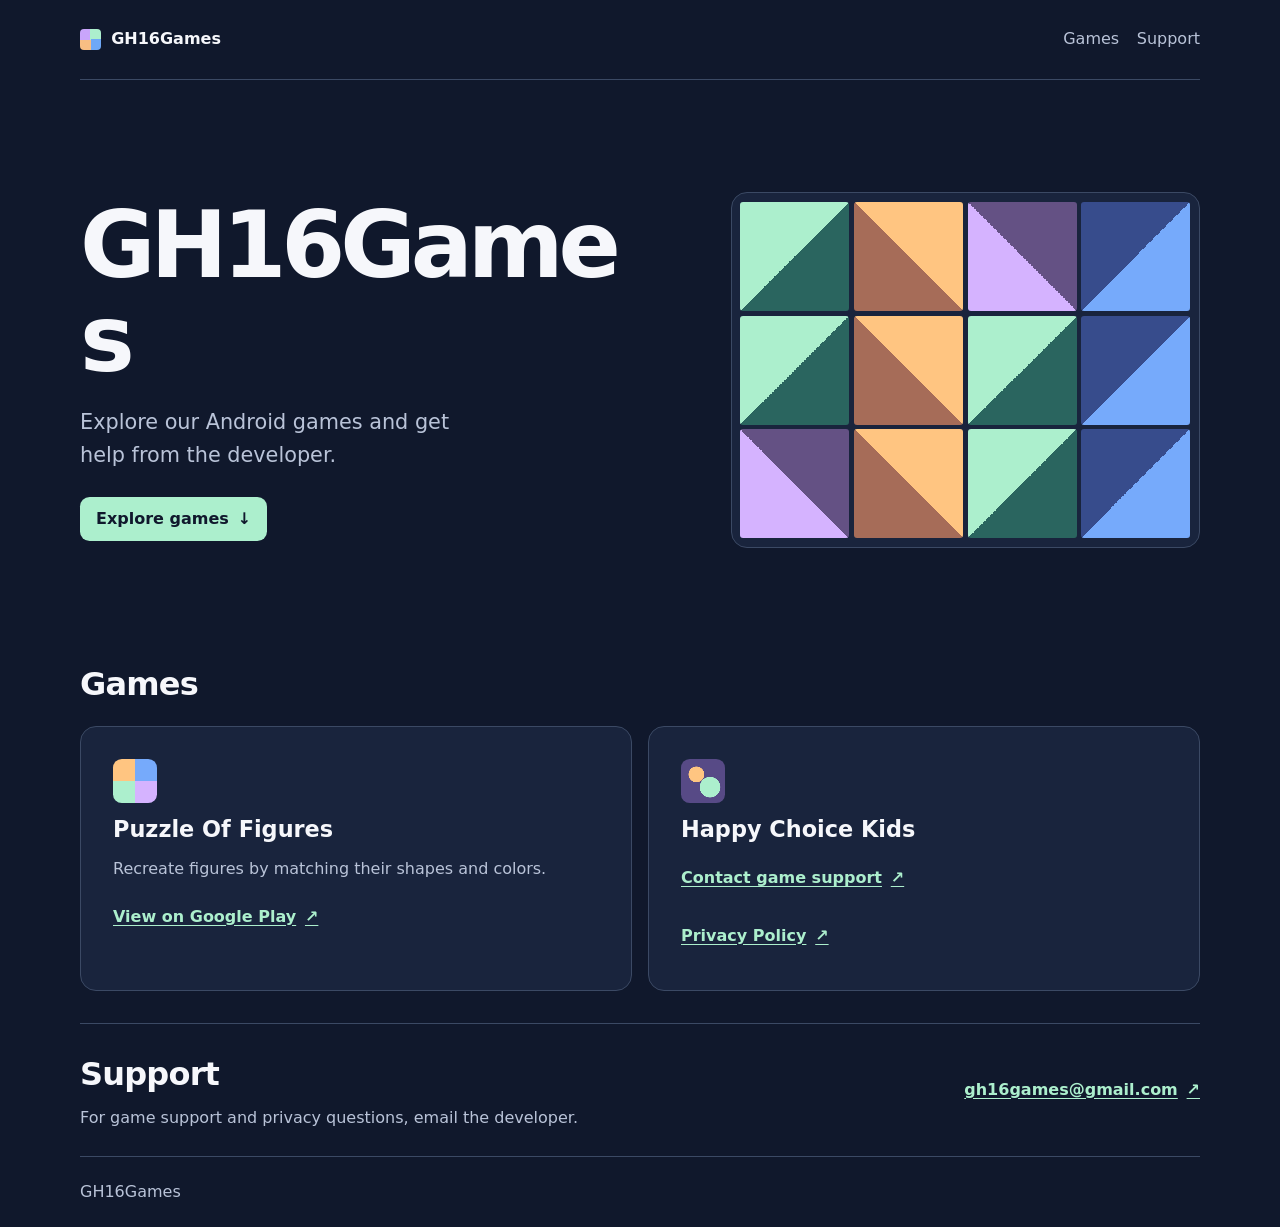
<file: index.html>
<!doctype html>
<html lang="en">
<head>
  <meta charset="utf-8">
  <meta name="viewport" content="width=device-width, initial-scale=1">
  <meta name="description" content="Explore Android games from GH16Games and find developer support.">
  <meta name="theme-color" content="#10182c">
  <title>GH16Games</title>
  <link rel="stylesheet" href="assets/site.css">
</head>
<body>
  <a class="skip-link" href="#main">Skip to content</a>
  <header class="site-header shell">
    <a class="brand" href="./" aria-label="GH16Games home"><span class="brand-mark" aria-hidden="true"></span>GH16Games</a>
    <nav aria-label="Main navigation"><a href="#games">Games</a><a href="#support">Support</a></nav>
  </header>
  <main id="main">
    <section class="hero shell" aria-labelledby="hero-title">
      <div>
        <h1 id="hero-title">GH16Games</h1>
        <p>Explore our Android games and get help from the developer.</p>
        <a class="button" href="#games">Explore games <span aria-hidden="true">↓</span></a>
      </div>
      <div class="mosaic" aria-hidden="true">
        <span></span><span></span><span></span><span></span>
        <span></span><span></span><span></span><span></span>
        <span></span><span></span><span></span><span></span>
      </div>
    </section>
    <section class="shell games" id="games" aria-labelledby="games-title">
      <h2 id="games-title">Games</h2>
      <div class="games-grid">
        <article>
          <span class="game-mark game-mark--puzzle" aria-hidden="true"></span>
          <h3>Puzzle Of Figures</h3>
          <p>Recreate figures by matching their shapes and colors.</p>
          <a class="text-link" href="https://play.google.com/store/apps/details?id=com.GH16Games.PuzzleofFigures">View on Google Play <span aria-hidden="true">↗</span></a>
        </article>
        <article>
          <span class="game-mark game-mark--happy" aria-hidden="true"></span>
          <h3>Happy Choice Kids</h3>
          <a class="text-link" href="mailto:gh16games@gmail.com?subject=Happy%20Choice%20Kids%20support">Contact game support <span aria-hidden="true">↗</span></a>
          <a class="text-link" href="https://gh16games.github.io/happy-choice-kids-privacy/">Privacy Policy <span aria-hidden="true">↗</span></a>
        </article>
      </div>
    </section>
    <section class="shell support" id="support" aria-labelledby="support-title">
      <div><h2 id="support-title">Support</h2><p>For game support and privacy questions, email the developer.</p></div>
      <a class="text-link" href="mailto:gh16games@gmail.com">gh16games@gmail.com <span aria-hidden="true">↗</span></a>
    </section>
  </main>
  <footer class="site-footer shell"><span>GH16Games</span></footer>
</body>
</html>
</file>
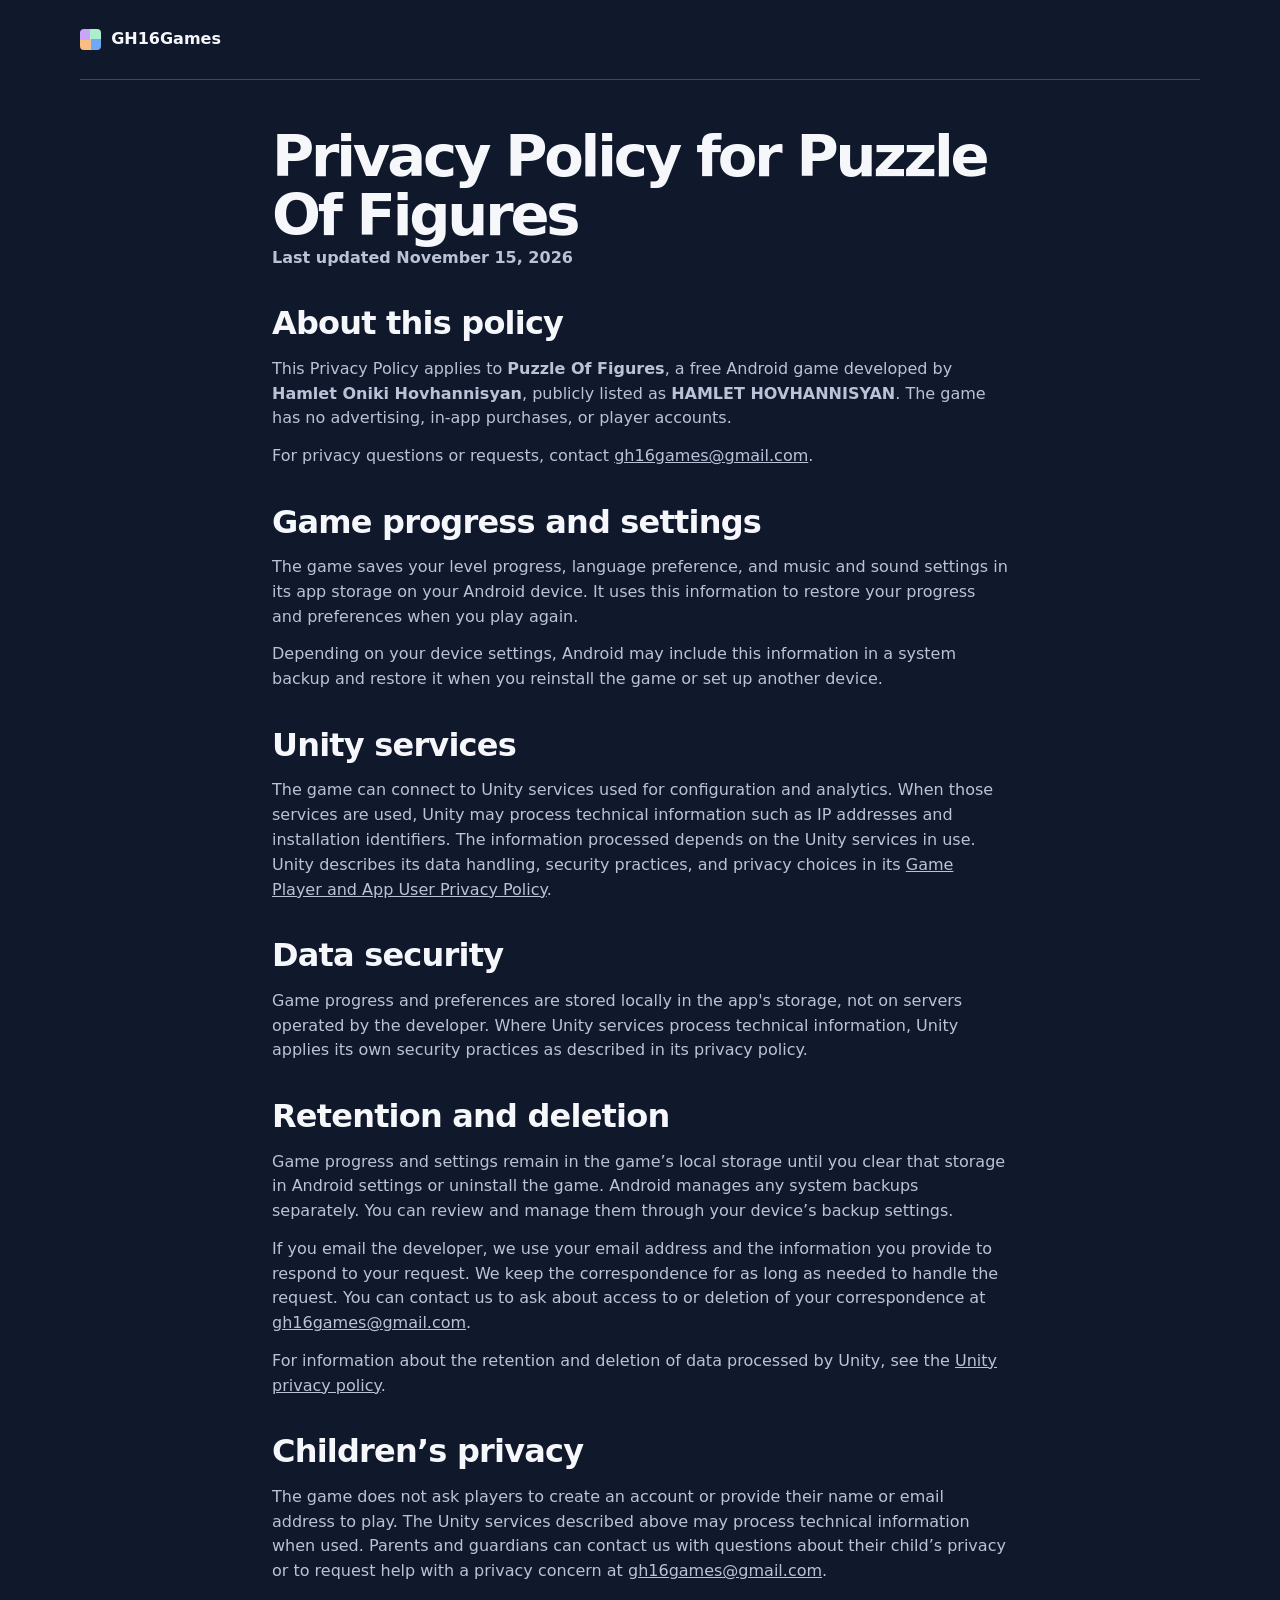
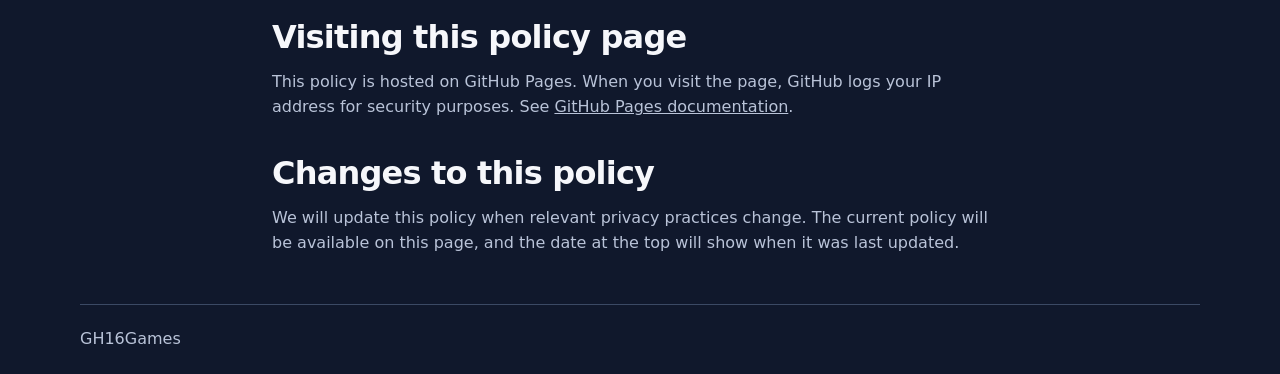
<file: privacy/puzzle-of-figures/index.html>
<!doctype html>
<html lang="en">
<head>
  <meta charset="utf-8">
  <meta name="viewport" content="width=device-width, initial-scale=1">
  <title>Privacy Policy for Puzzle Of Figures | GH16Games</title>
  <link rel="stylesheet" href="../../assets/site.css">
</head>
<body>
  <a class="skip-link" href="#main">Skip to content</a>
  <header class="site-header shell">
    <a class="brand" href="../../"><span class="brand-mark" aria-hidden="true"></span>GH16Games</a>
  </header>
  <main class="policy shell" id="main">
    <h1>Privacy Policy for Puzzle Of Figures</h1>
    <p><strong>Last updated November 15, 2026</strong></p>

    <section aria-labelledby="about">
      <h2 id="about">About this policy</h2>
      <p>This Privacy Policy applies to <strong>Puzzle Of Figures</strong>, a free Android game developed by <strong>Hamlet Oniki Hovhannisyan</strong>, publicly listed as <strong>HAMLET HOVHANNISYAN</strong>. The game has no advertising, in-app purchases, or player accounts.</p>
      <p>For privacy questions or requests, contact <a href="mailto:gh16games@gmail.com">gh16games@gmail.com</a>.</p>
    </section>

    <section aria-labelledby="progress">
      <h2 id="progress">Game progress and settings</h2>
      <p>The game saves your level progress, language preference, and music and sound settings in its app storage on your Android device. It uses this information to restore your progress and preferences when you play again.</p>
      <p>Depending on your device settings, Android may include this information in a system backup and restore it when you reinstall the game or set up another device.</p>
    </section>

    <section aria-labelledby="unity">
      <h2 id="unity">Unity services</h2>
      <p>The game can connect to Unity services used for configuration and analytics. When those services are used, Unity may process technical information such as IP addresses and installation identifiers. The information processed depends on the Unity services in use. Unity describes its data handling, security practices, and privacy choices in its <a href="https://unity.com/legal/game-player-and-app-user-privacy-policy">Game Player and App User Privacy Policy</a>.</p>
    </section>

    <section aria-labelledby="security">
      <h2 id="security">Data security</h2>
      <p>Game progress and preferences are stored locally in the app's storage, not on servers operated by the developer. Where Unity services process technical information, Unity applies its own security practices as described in its privacy policy.</p>
    </section>

    <section aria-labelledby="retention">
      <h2 id="retention">Retention and deletion</h2>
      <p>Game progress and settings remain in the game’s local storage until you clear that storage in Android settings or uninstall the game. Android manages any system backups separately. You can review and manage them through your device’s backup settings.</p>
      <p>If you email the developer, we use your email address and the information you provide to respond to your request. We keep the correspondence for as long as needed to handle the request. You can contact us to ask about access to or deletion of your correspondence at <a href="mailto:gh16games@gmail.com">gh16games@gmail.com</a>.</p>
      <p>For information about the retention and deletion of data processed by Unity, see the <a href="https://unity.com/legal/game-player-and-app-user-privacy-policy">Unity privacy policy</a>.</p>
    </section>

    <section aria-labelledby="children">
      <h2 id="children">Children’s privacy</h2>
      <p>The game does not ask players to create an account or provide their name or email address to play. The Unity services described above may process technical information when used. Parents and guardians can contact us with questions about their child’s privacy or to request help with a privacy concern at <a href="mailto:gh16games@gmail.com">gh16games@gmail.com</a>.</p>
    </section>

    <section aria-labelledby="website">
      <h2 id="website">Visiting this policy page</h2>
      <p>This policy is hosted on GitHub Pages. When you visit the page, GitHub logs your IP address for security purposes. See <a href="https://docs.github.com/en/pages/getting-started-with-github-pages/what-is-github-pages#data-collection">GitHub Pages documentation</a>.</p>
    </section>

    <section aria-labelledby="changes">
      <h2 id="changes">Changes to this policy</h2>
      <p>We will update this policy when relevant privacy practices change. The current policy will be available on this page, and the date at the top will show when it was last updated.</p>
    </section>
  </main>
  <footer class="site-footer shell"><span>GH16Games</span></footer>
</body>
</html>
</file>
<file: assets/site.css>
:root {
  color-scheme: dark;
  --ink: #f6f7fb;
  --muted: #b9c3d8;
  --accent: #acefcd;
  --surface: #19243d;
  --outline: #3b4964;
  font-family: "DM Sans", system-ui, sans-serif;
  line-height: 1.55;
  background: #10182c;
  color: var(--ink);
}

* { box-sizing: border-box; }
body { margin: 0; }
a { color: inherit; }
a:focus-visible { outline: 3px solid #ffcd82; outline-offset: 5px; }
.skip-link { position: absolute; top: 1rem; left: 1rem; z-index: 1; transform: translateY(-200%); padding: .6rem 1rem; background: var(--accent); color: #10182c; }
.skip-link:focus { transform: none; }

.shell { width: min(70rem, calc(100% - 2.5rem)); margin-inline: auto; }
.site-header, .site-header nav { display: flex; align-items: center; gap: 1.1rem; }
.site-header { justify-content: space-between; flex-wrap: wrap; padding-block: 1.1rem; border-bottom: 1px solid var(--outline); }
.site-header nav a, .brand { display: inline-flex; align-items: center; min-height: 2.75rem; text-decoration: none; }
.site-header nav a { color: var(--muted); }
.site-header nav a:hover { color: var(--ink); text-decoration: underline; }
.brand { gap: .65rem; font-weight: 800; }
.brand-mark { width: 1.3rem; aspect-ratio: 1; background: conic-gradient(#acefcd 25%, #6ea8f7 0 50%, #f8be83 0 75%, #c9a5fb 0); border-radius: .25rem; }

.hero { display: grid; grid-template-columns: 1.1fr .9fr; align-items: center; gap: clamp(1.7rem, 6vw, 6rem); padding-block: clamp(3rem, 10vw, 7rem); }
h1, h2, h3, p { margin: 0; }
h1 { font-size: clamp(2rem, 8vw, 5.75rem); line-height: 1.02; letter-spacing: -.055em; overflow-wrap: anywhere; }
h2 { font-size: clamp(1.45rem, 4vw, 2rem); letter-spacing: -.025em; }
h3 { font-size: 1.4rem; line-height: 1.2; }
p { color: var(--muted); }
.hero p { margin-block: 1.25rem 1.65rem; font-size: clamp(1.05rem, 3vw, 1.3rem); max-width: 30ch; }
.button, .text-link { display: inline-flex; align-items: center; gap: .55rem; min-height: 2.75rem; font-weight: 700; }
.button { background: var(--accent); color: #10182c; padding: .55rem 1rem; border-radius: .6rem; text-decoration: none; }
.button:hover { background: #d0f7e3; }
.text-link { color: var(--accent); text-underline-offset: .2em; overflow-wrap: anywhere; }
.text-link:hover { color: #d0f7e3; }

.mosaic { display: grid; grid-template-columns: repeat(4, 1fr); gap: .3rem; padding: .55rem; border: 1px solid var(--outline); border-radius: 1rem; background: var(--surface); }
.mosaic span { aspect-ratio: 1; background: linear-gradient(135deg, #acefcd 50%, #2a655f 50%); border-radius: .19rem; }
.mosaic span:nth-child(3n) { background: linear-gradient(45deg, #d5b3ff 50%, #645184 50%); }
.mosaic span:nth-child(4n + 2) { background: linear-gradient(225deg, #ffc581 50%, #a66c58 50%); }
.mosaic span:nth-child(4n) { background: linear-gradient(315deg, #76aafb 50%, #374c8c 50%); }

.games { margin-bottom: 2rem; }
.games-grid { display: grid; grid-template-columns: repeat(2, minmax(0, 1fr)); gap: 1rem; margin-top: 1rem; }
.games-grid article { display: grid; align-content: start; justify-items: start; gap: .85rem; padding: clamp(1.2rem, 4vw, 2rem); border: 1px solid var(--outline); border-radius: 1rem; background: var(--surface); }
.game-mark { width: 2.75rem; aspect-ratio: 1; border-radius: .55rem; }
.game-mark--puzzle { background: conic-gradient(#76aafb 25%, #d5b3ff 0 50%, #acefcd 0 75%, #ffc581 0); }
.game-mark--happy { background: radial-gradient(circle at 35% 35%, #ffc581 0 19%, transparent 20%), radial-gradient(circle at 66% 64%, #acefcd 0 25%, transparent 26%), #574a86; }
.support { display: flex; justify-content: space-between; align-items: center; flex-wrap: wrap; gap: .8rem 1.5rem; padding-block: 1.6rem; border-top: 1px solid var(--outline); }
.support p { margin-top: .4rem; }
.site-footer { border-top: 1px solid var(--outline); color: var(--muted); padding-block: 1.4rem; }

.policy { max-width: 46rem; padding-block: 3rem; }
.policy h1 { font-size: clamp(2rem, 7vw, 3.6rem); }
.policy h2 { margin: 1.8rem 0 .5rem; }
.policy p + p { margin-top: .8rem; }
.review-note { margin: 1.3rem 0; padding: .85rem 1rem; border-left: 3px solid var(--accent); background: var(--surface); }

@media (max-width: 43rem) {
  .hero, .games-grid { grid-template-columns: minmax(0, 1fr); }
  .mosaic { max-width: 24rem; }
}

@media (max-width: 22rem) {
  .shell { width: calc(100% - 1.5rem); }
  .site-header, .site-header nav { gap: .65rem; }
}
</file>
